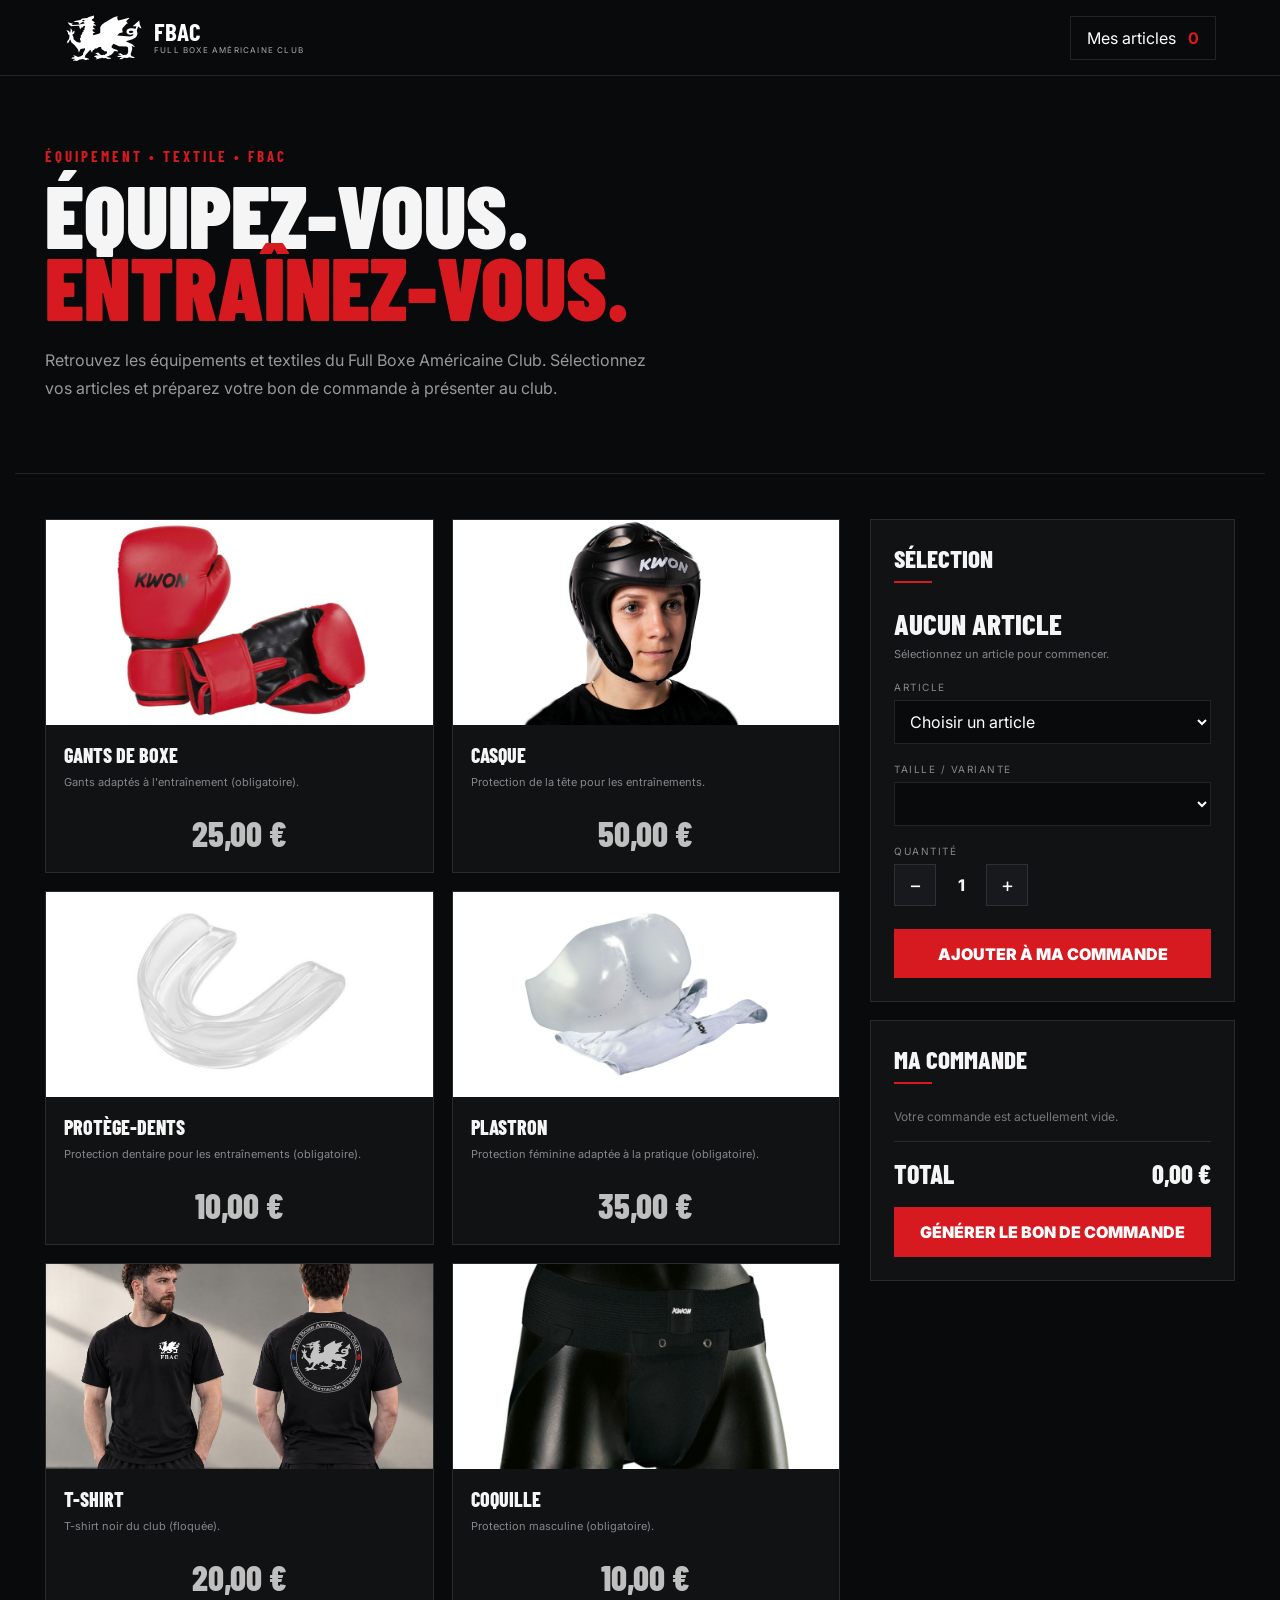
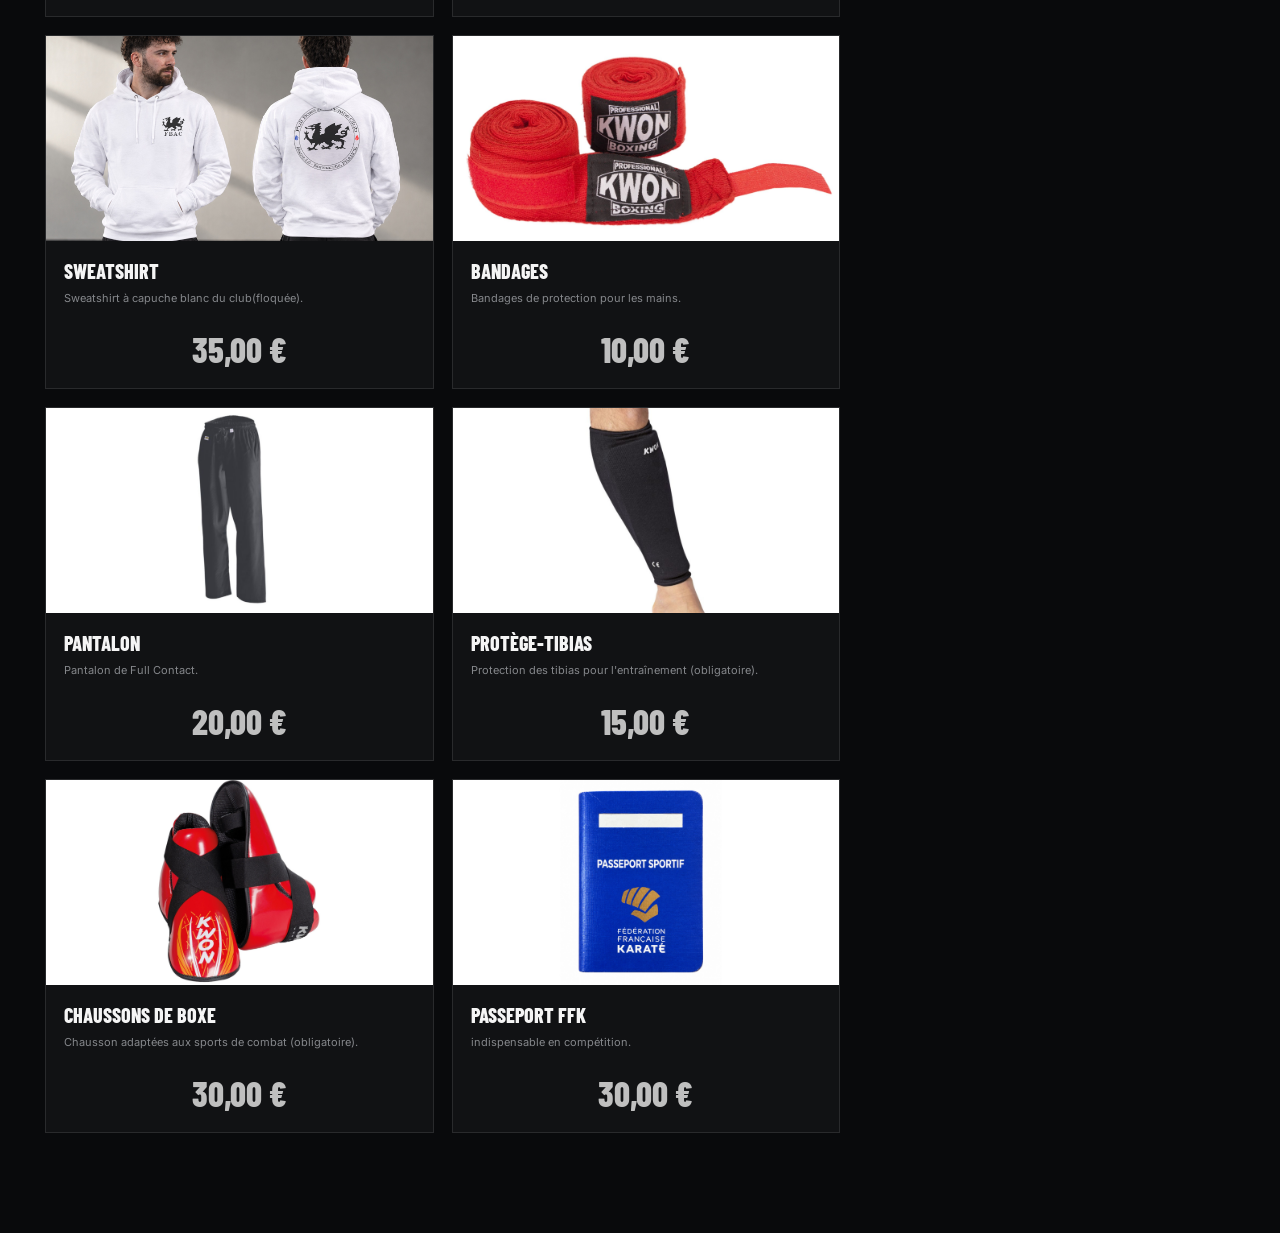
<file: boutique.html>
<!DOCTYPE html>
<html lang="fr">

<head>
  <meta charset="UTF-8">
  <meta name="viewport" content="width=device-width,initial-scale=1">
  <title>Boutique FBAC</title>
  <link rel="stylesheet" href="css/boutique.css">
</head>


<body>

  <header>
    <div class="container nav-wrap">
      <a class="brand" href="index.html" aria-label="FBAC Accueil">
        <span class="brand-mark"><img src="images/dragon-fbacico.svg" alt="Dragon du Full Boxe Américaine Club"></span>
        <span><strong>FBAC</strong><small>FULL BOXE AMÉRICAINE CLUB</small></span>
      </a>
    </div>
  
    <button class="cart-btn" onclick="goCart()">
      Mes articles
      <b id="cartCount">
        0
      </b>

    </button>

  </header>


  <section class="hero">

    <small>
      ÉQUIPEMENT • TEXTILE • FBAC
    </small>

    <h1>
      ÉQUIPEZ-VOUS.<br>
      <span>ENTRAÎNEZ-VOUS.</span>
    </h1>

    <p>
      Retrouvez les équipements et textiles du Full Boxe
      Américaine Club. Sélectionnez vos articles et préparez
      votre bon de commande à présenter au club.
    </p>

  </section>


  <main class="main">

    <section>

      <div class="products" id="products">
      </div>

    </section>


    <aside class="sidebar" id="cartSection">

      <div class="panel">

        <div class="panel-title">
          Sélection
        </div>


        <div class="selected-name" id="selectedName">

          Aucun article

        </div>


        <div class="selected-info" id="selectedInfo">

          Sélectionnez un article pour commencer.

        </div>


        <div class="field">

          <label>
            Article
          </label>

          <select id="articleSelect" onchange="selectArticle(this.value)">

            <option value="">
              Choisir un article
            </option>

          </select>

        </div>


        <div class="field">

          <label>
            Taille / variante
          </label>

          <select id="variantSelect">
          </select>

        </div>


        <div class="field">

          <label>
            Quantité
          </label>

          <div class="quantity">

            <button onclick="changeQuantity(-1)">

              −

            </button>


            <div class="quantity-value" id="quantity">

              1

            </div>


            <button onclick="changeQuantity(1)">

              +

            </button>

          </div>

        </div>


        <button class="add" onclick="addToCart()">

          Ajouter à ma commande

        </button>

      </div>


      <div class="panel">

        <div class="panel-title">
          Ma commande
        </div>


        <div id="cartItems">

          <div class="empty">
            Votre commande est actuellement vide.
          </div>

        </div>


        <div class="total">

          <span>
            Total
          </span>

          <span id="total">
            0,00 €
          </span>

        </div>


        <button class="order-btn" onclick="generateOrder()">

          Générer le bon de commande

        </button>

      </div>

    </aside>

  </main>


  <!-- ======================================================
BON DE COMMANDE
====================================================== -->

  <div class="order-modal" id="orderModal">


    <div class="modal-actions">

      <button onclick="closeOrder()">

        Fermer

      </button>


      <button class="print-btn" onclick="printOrder()">

        🖨 Imprimer / Enregistrer en PDF

      </button>

    </div>


    <div class="paper">

      <div class="order-header">

        <div>

          <div class="order-logo">

            FULL BOXE<br>

            <span>
              AMÉRICAINE CLUB
            </span>

          </div>


          <div class="order-subtitle">
            BOUTIQUE DU CLUB
          </div>

        </div>


        <div class="order-title">

          <h2>
            Bon de commande
          </h2>


          <div class="order-number" id="orderNumber">
          </div>


          <div class="order-number" id="orderDate">
          </div>

        </div>

      </div>


      <div class="customer">

        <strong>
          ADHÉRENT :
        </strong>


        <input id="customerName" type="text" placeholder="Nom et prénom">

      </div>


      <table class="order-table">

        <thead>

          <tr>

            <th>
              Article
            </th>

            <th>
              Taille / variante
            </th>

            <th>
              Qté
            </th>

            <th>
              Total
            </th>

          </tr>

        </thead>


        <tbody id="orderLines">
        </tbody>

      </table>


      <div class="order-total">

        <div class="order-total-inner">

          <span>
            TOTAL
          </span>


          <span id="orderTotal">
            0,00 €
          </span>

        </div>

      </div>


      <div class="note">

        <strong>
          IMPORTANT
        </strong>

        <br>

        Ce document constitue une demande de commande à
        présenter au Full Boxe Américaine Club.
        La commande devra être validée par le club avant
        toute remise du matériel.

      </div>


      <div class="signatures">

        <div class="signature">
          Signature de l'adhérent
        </div>


        <div class="signature">
          Validation du FBAC
        </div>

      </div>

    </div>

  </div>
  <script src="js/boutique.js"></script>
</body>

</html>
</file>
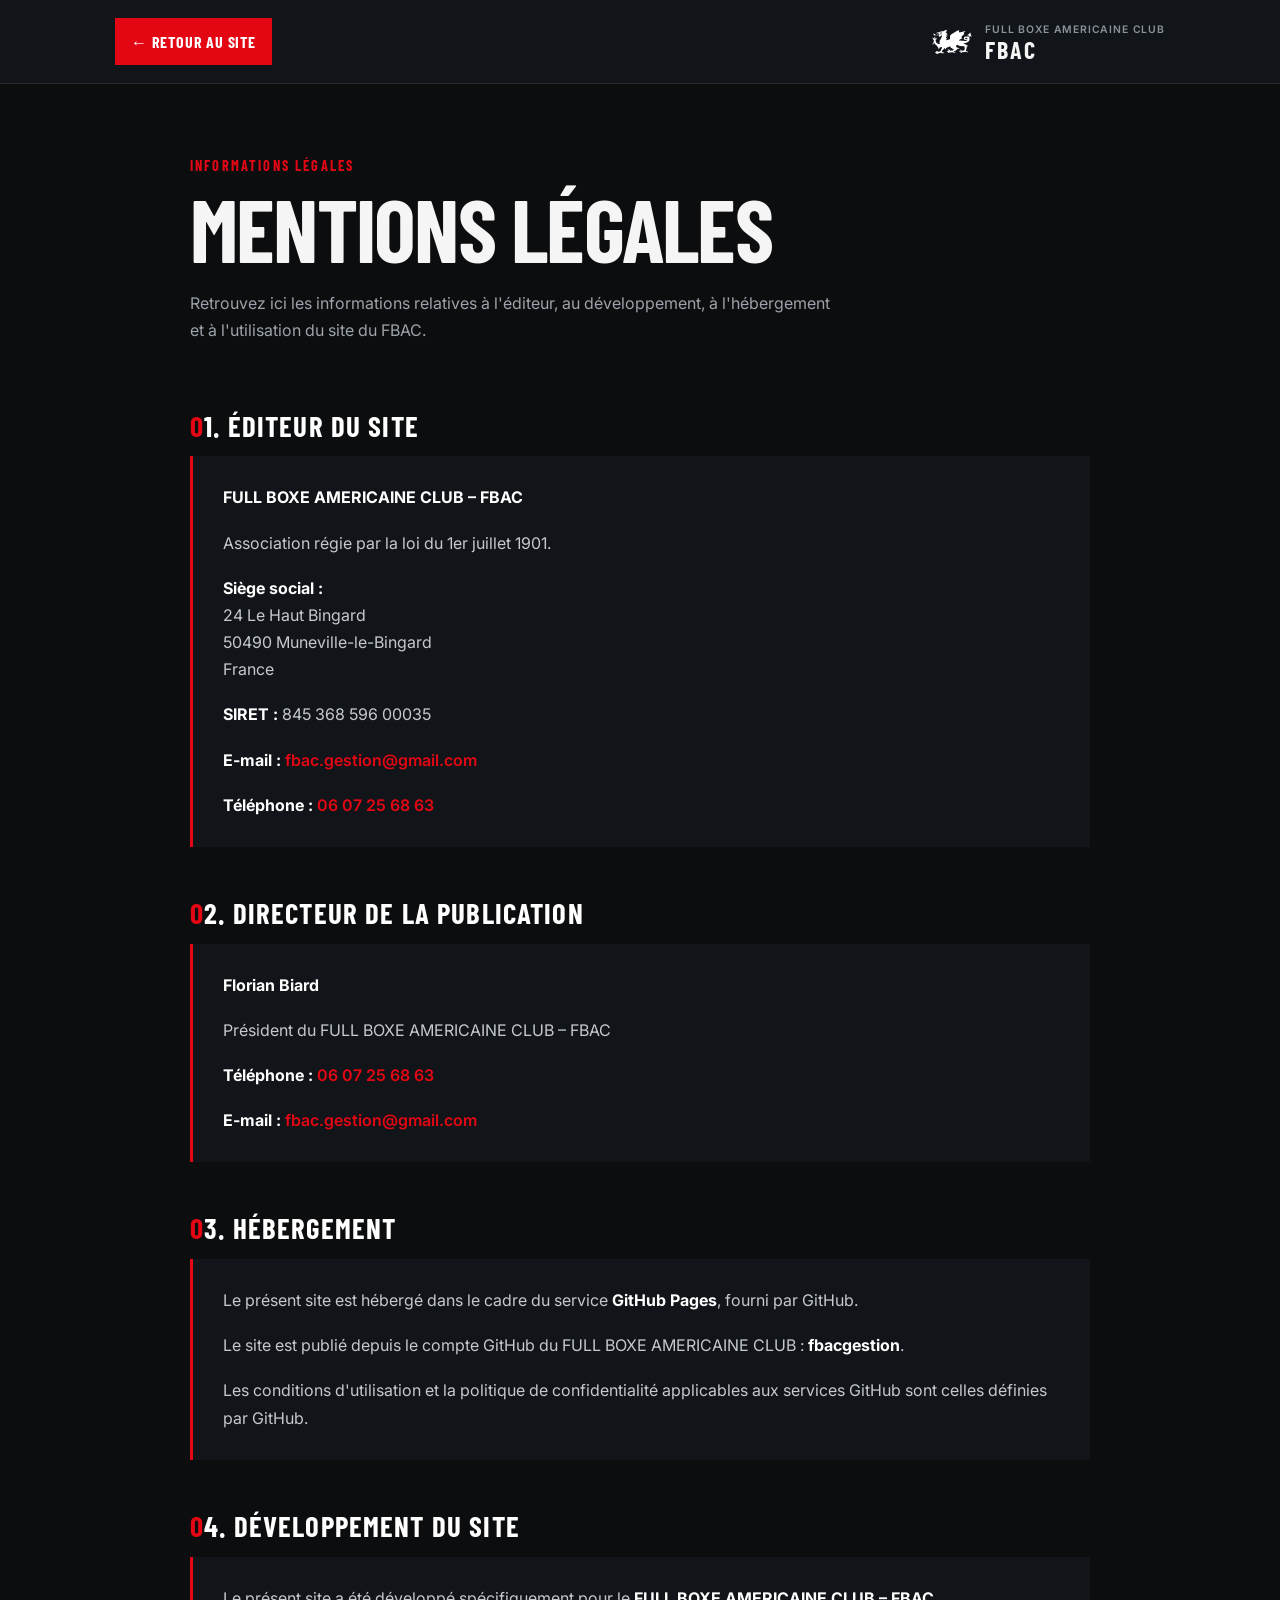
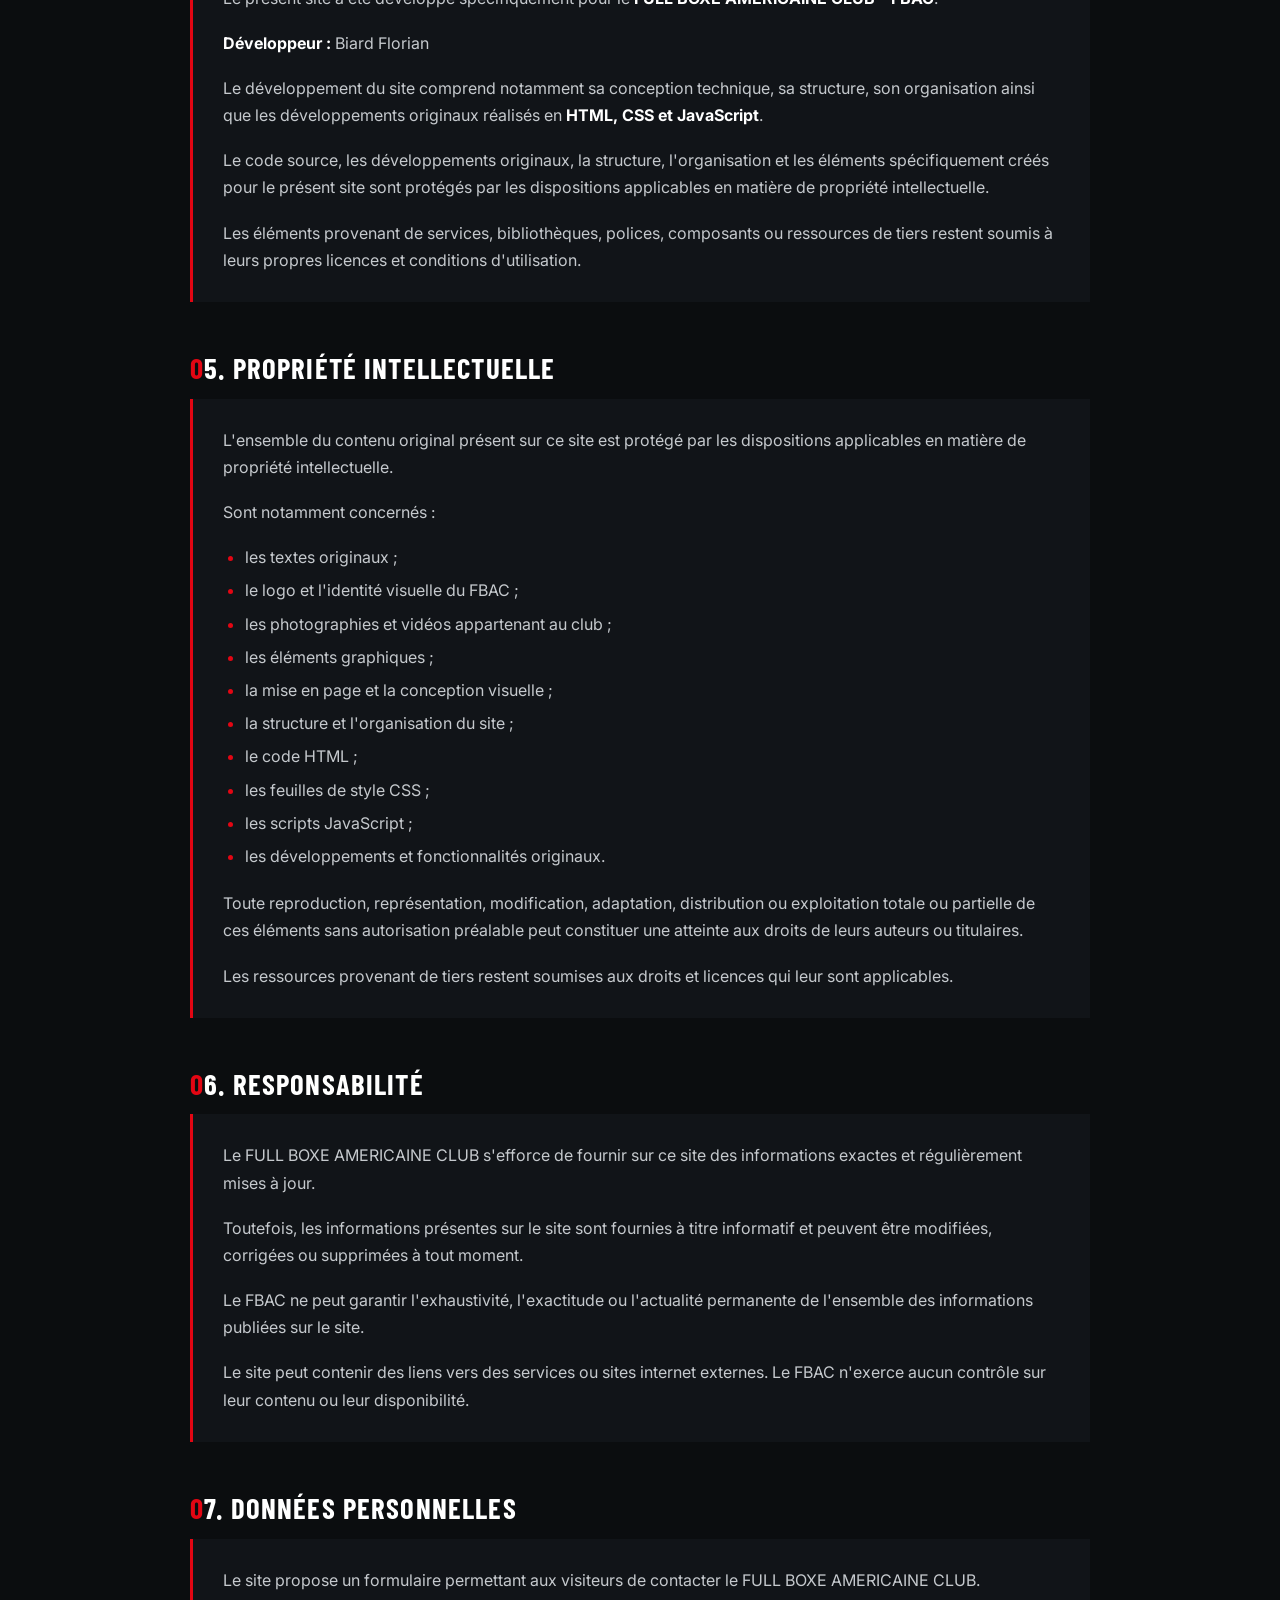
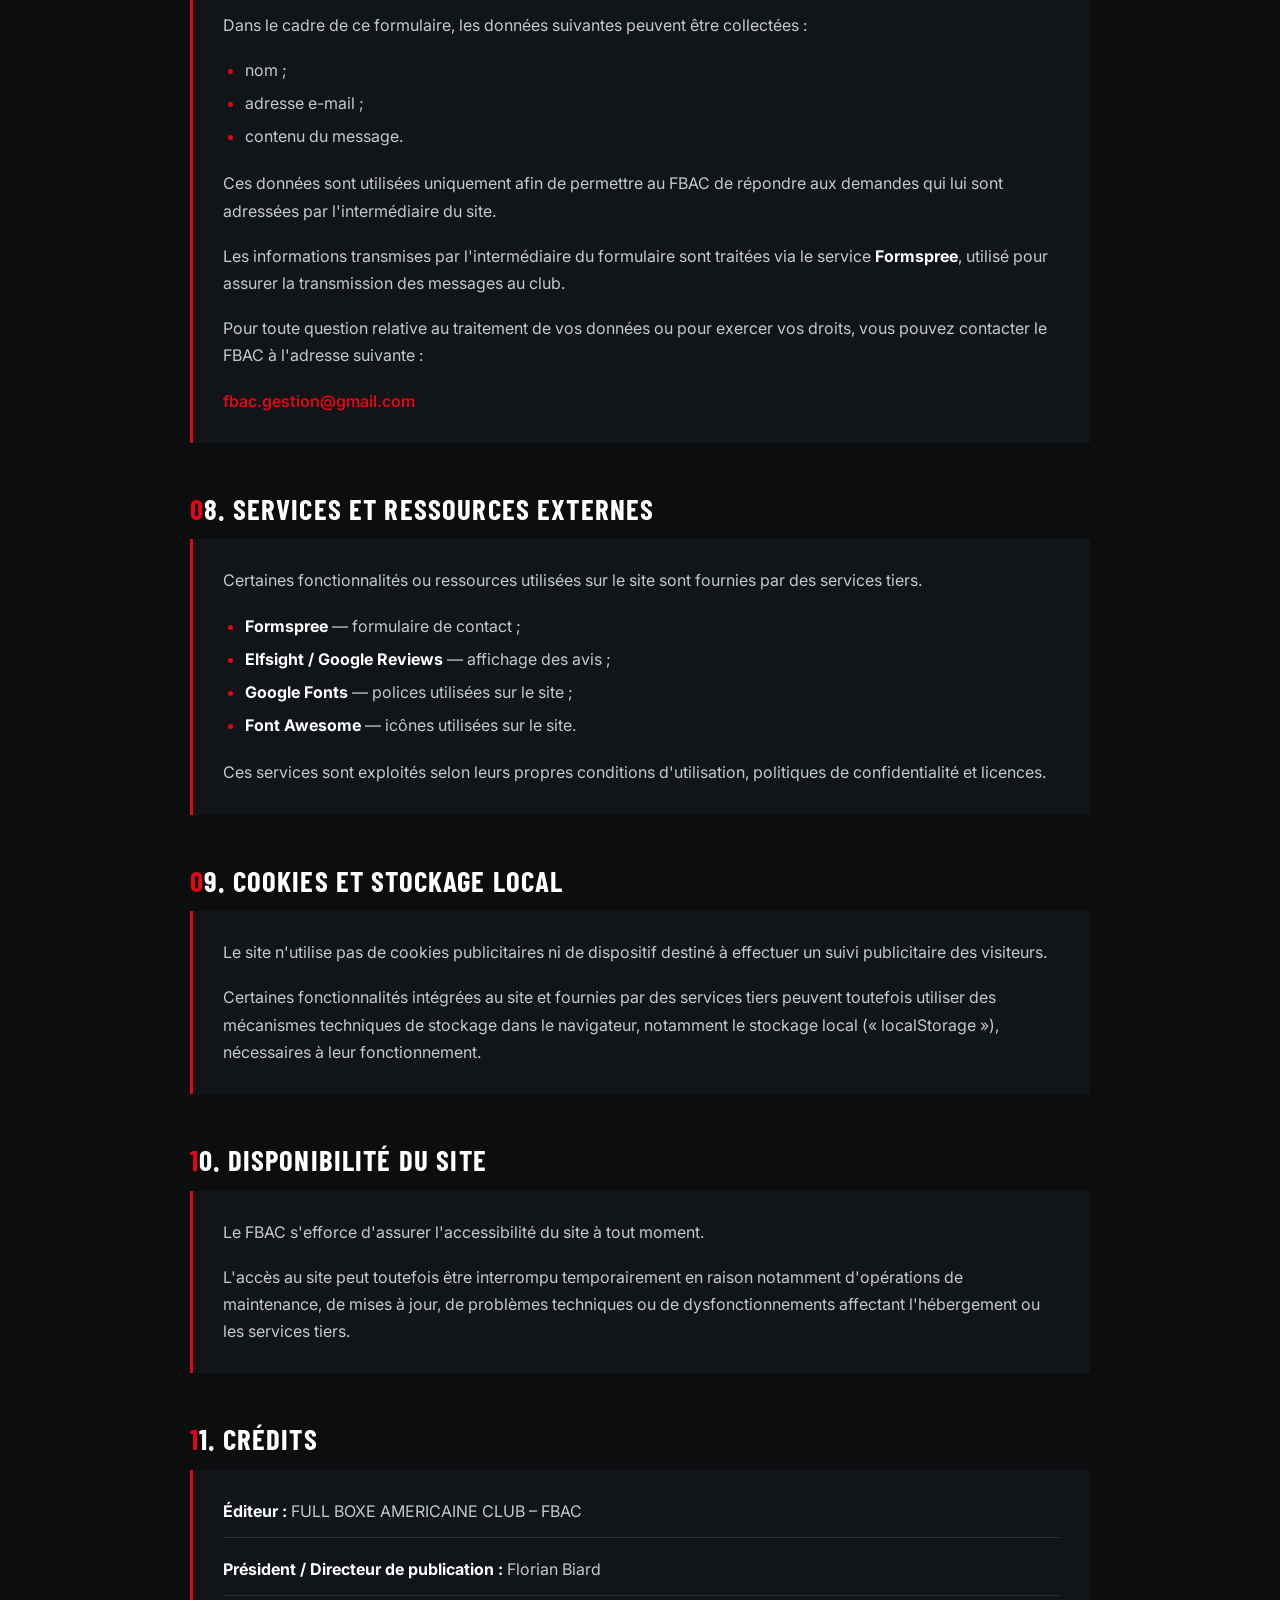
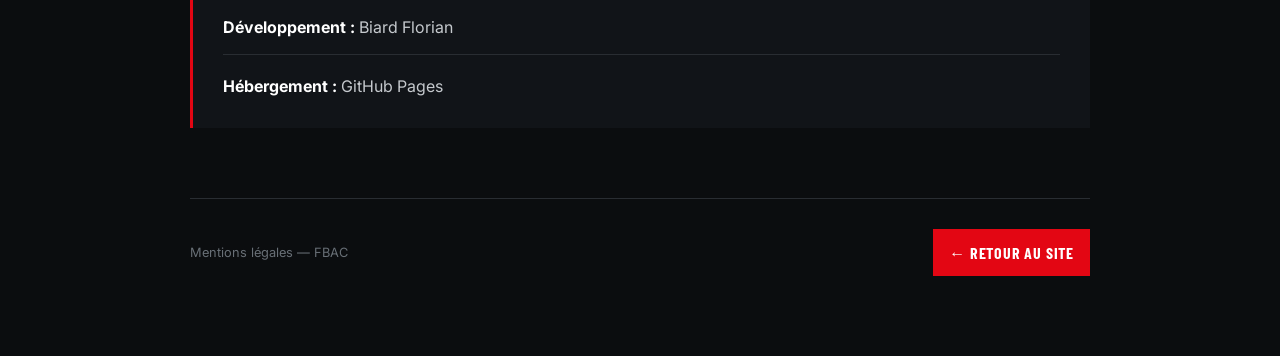
<file: mentions-legales.html>
<!DOCTYPE html>
<html lang="fr">

<head>
    <meta charset="UTF-8">
    <link href="https://fonts.googleapis.com/css2?family=Barlow+Condensed:wght@400;500;600;700&family=Inter:wght@400;500;600;700&display=swap" rel="stylesheet">
    <meta name="viewport" content="width=device-width, initial-scale=1.0">
    <title>Mentions légales | FBAC</title>
    <meta name="description" content="Mentions légales du Full Boxe Américaine Club - FBAC.">
    <link rel="icon" type="image/svg+xml" href="images/Logofavico.png">
    <link rel="stylesheet" href="css/mentions-legales.css">
</head>

<body>

    <header class="legal-header">

        <div class="legal-header-content">

            <a href="index.html" class="back-button">
                ← Retour au site
            </a>

            <div class="legal-brand">
                <img src="images/dragon-fbacico.svg" alt="Logo FBAC">
                <div>
                    <span>FULL BOXE AMERICAINE CLUB</span>
                    <strong>FBAC</strong>
                </div>
            </div>

        </div>

    </header>


    <main class="legal-page">

        <div class="legal-container">

            <header class="legal-title">
                <p class="eyebrow">INFORMATIONS LÉGALES</p>
                <h1>Mentions légales</h1>
                <p>
                    Retrouvez ici les informations relatives à l'éditeur,
                    au développement, à l'hébergement et à l'utilisation
                    du site du FBAC.
                </p>
            </header>


            <section class="legal-section">

                <h2>01. Éditeur du site</h2>

                <div class="legal-card">

                    <p><strong>FULL BOXE AMERICAINE CLUB – FBAC</strong></p>

                    <p>
                        Association régie par la loi du 1er juillet 1901.
                    </p>

                    <p>
                        <strong>Siège social :</strong><br>
                        24 Le Haut Bingard<br>
                        50490 Muneville-le-Bingard<br>
                        France
                    </p>

                    <p>
                        <strong>SIRET :</strong> 845 368 596 00035
                    </p>

                    <p>
                        <strong>E-mail :</strong>
                        <a href="mailto:fbac.gestion@gmail.com">
                            fbac.gestion@gmail.com
                        </a>
                    </p>

                    <p>
                        <strong>Téléphone :</strong>
                        <a href="tel:+33607256863">
                            06 07 25 68 63
                        </a>
                    </p>

                </div>

            </section>


            <section class="legal-section">

                <h2>02. Directeur de la publication</h2>

                <div class="legal-card">

                    <p>
                        <strong>Florian Biard</strong>
                    </p>

                    <p>
                        Président du FULL BOXE AMERICAINE CLUB – FBAC
                    </p>

                    <p>
                        <strong>Téléphone :</strong>
                        <a href="tel:+33607256863">
                            06 07 25 68 63
                        </a>
                    </p>

                    <p>
                        <strong>E-mail :</strong>
                        <a href="mailto:fbac.gestion@gmail.com">
                            fbac.gestion@gmail.com
                        </a>
                    </p>

                </div>

            </section>


            <section class="legal-section">

                <h2>03. Hébergement</h2>

                <div class="legal-card">

                    <p>
                        Le présent site est hébergé dans le cadre du service
                        <strong>GitHub Pages</strong>, fourni par GitHub.
                    </p>

                    <p>
                        Le site est publié depuis le compte GitHub du
                        FULL BOXE AMERICAINE CLUB : <strong>fbacgestion</strong>.
                    </p>

                    <p>
                        Les conditions d'utilisation et la politique de
                        confidentialité applicables aux services GitHub
                        sont celles définies par GitHub.
                    </p>

                </div>

            </section>


            <section class="legal-section">

                <h2>04. Développement du site</h2>

                <div class="legal-card">

                    <p>
                        Le présent site a été développé spécifiquement pour
                        le <strong>FULL BOXE AMERICAINE CLUB – FBAC</strong>.
                    </p>

                    <p>
                        <strong>Développeur :</strong> Biard Florian
                    </p>

                    <p>
                        Le développement du site comprend notamment sa
                        conception technique, sa structure, son organisation
                        ainsi que les développements originaux réalisés en
                        <strong>HTML, CSS et JavaScript</strong>.
                    </p>

                    <p>
                        Le code source, les développements originaux,
                        la structure, l'organisation et les éléments
                        spécifiquement créés pour le présent site sont
                        protégés par les dispositions applicables en matière
                        de propriété intellectuelle.
                    </p>

                    <p>
                        Les éléments provenant de services, bibliothèques,
                        polices, composants ou ressources de tiers restent
                        soumis à leurs propres licences et conditions
                        d'utilisation.
                    </p>

                </div>

            </section>


            <section class="legal-section">

                <h2>05. Propriété intellectuelle</h2>

                <div class="legal-card">

                    <p>
                        L'ensemble du contenu original présent sur ce site
                        est protégé par les dispositions applicables en
                        matière de propriété intellectuelle.
                    </p>

                    <p>Sont notamment concernés :</p>

                    <ul>
                        <li>les textes originaux ;</li>
                        <li>le logo et l'identité visuelle du FBAC ;</li>
                        <li>les photographies et vidéos appartenant au club ;</li>
                        <li>les éléments graphiques ;</li>
                        <li>la mise en page et la conception visuelle ;</li>
                        <li>la structure et l'organisation du site ;</li>
                        <li>le code HTML ;</li>
                        <li>les feuilles de style CSS ;</li>
                        <li>les scripts JavaScript ;</li>
                        <li>les développements et fonctionnalités originaux.</li>
                    </ul>

                    <p>
                        Toute reproduction, représentation, modification,
                        adaptation, distribution ou exploitation totale ou
                        partielle de ces éléments sans autorisation préalable
                        peut constituer une atteinte aux droits de leurs
                        auteurs ou titulaires.
                    </p>

                    <p>
                        Les ressources provenant de tiers restent soumises
                        aux droits et licences qui leur sont applicables.
                    </p>

                </div>

            </section>


            <section class="legal-section">

                <h2>06. Responsabilité</h2>

                <div class="legal-card">

                    <p>
                        Le FULL BOXE AMERICAINE CLUB s'efforce de fournir
                        sur ce site des informations exactes et régulièrement
                        mises à jour.
                    </p>

                    <p>
                        Toutefois, les informations présentes sur le site
                        sont fournies à titre informatif et peuvent être
                        modifiées, corrigées ou supprimées à tout moment.
                    </p>

                    <p>
                        Le FBAC ne peut garantir l'exhaustivité, l'exactitude
                        ou l'actualité permanente de l'ensemble des informations
                        publiées sur le site.
                    </p>

                    <p>
                        Le site peut contenir des liens vers des services ou
                        sites internet externes. Le FBAC n'exerce aucun contrôle
                        sur leur contenu ou leur disponibilité.
                    </p>

                </div>

            </section>


            <section class="legal-section">

                <h2>07. Données personnelles</h2>

                <div class="legal-card">

                    <p>
                        Le site propose un formulaire permettant aux visiteurs
                        de contacter le FULL BOXE AMERICAINE CLUB.
                    </p>

                    <p>
                        Dans le cadre de ce formulaire, les données suivantes
                        peuvent être collectées :
                    </p>

                    <ul>
                        <li>nom ;</li>
                        <li>adresse e-mail ;</li>
                        <li>contenu du message.</li>
                    </ul>

                    <p>
                        Ces données sont utilisées uniquement afin de permettre
                        au FBAC de répondre aux demandes qui lui sont adressées
                        par l'intermédiaire du site.
                    </p>

                    <p>
                        Les informations transmises par l'intermédiaire du
                        formulaire sont traitées via le service
                        <strong>Formspree</strong>, utilisé pour assurer
                        la transmission des messages au club.
                    </p>

                    <p>
                        Pour toute question relative au traitement de vos
                        données ou pour exercer vos droits, vous pouvez
                        contacter le FBAC à l'adresse suivante :
                    </p>

                    <p>
                        <a href="mailto:fbac.gestion@gmail.com">
                            fbac.gestion@gmail.com
                        </a>
                    </p>

                </div>

            </section>


            <section class="legal-section">

                <h2>08. Services et ressources externes</h2>

                <div class="legal-card">

                    <p>
                        Certaines fonctionnalités ou ressources utilisées
                        sur le site sont fournies par des services tiers.
                    </p>

                    <ul>
                        <li><strong>Formspree</strong> — formulaire de contact ;</li>
                        <li><strong>Elfsight / Google Reviews</strong> — affichage des avis ;</li>
                        <li><strong>Google Fonts</strong> — polices utilisées sur le site ;</li>
                        <li><strong>Font Awesome</strong> — icônes utilisées sur le site.</li>
                    </ul>

                    <p>
                        Ces services sont exploités selon leurs propres
                        conditions d'utilisation, politiques de confidentialité
                        et licences.
                    </p>

                </div>

            </section>


            <section class="legal-section">

                <h2>09. Cookies et stockage local</h2>

                <div class="legal-card">

                    <p>
                        Le site n'utilise pas de cookies publicitaires ni de
                        dispositif destiné à effectuer un suivi publicitaire
                        des visiteurs.
                    </p>

                    <p>
                        Certaines fonctionnalités intégrées au site et fournies
                        par des services tiers peuvent toutefois utiliser des
                        mécanismes techniques de stockage dans le navigateur,
                        notamment le stockage local (« localStorage »),
                        nécessaires à leur fonctionnement.
                    </p>

                </div>

            </section>


            <section class="legal-section">

                <h2>10. Disponibilité du site</h2>

                <div class="legal-card">

                    <p>
                        Le FBAC s'efforce d'assurer l'accessibilité du site
                        à tout moment.
                    </p>

                    <p>
                        L'accès au site peut toutefois être interrompu
                        temporairement en raison notamment d'opérations de
                        maintenance, de mises à jour, de problèmes techniques
                        ou de dysfonctionnements affectant l'hébergement
                        ou les services tiers.
                    </p>

                </div>

            </section>


            <section class="legal-section">

                <h2>11. Crédits</h2>

                <div class="legal-card credits">

                    <p>
                        <strong>Éditeur :</strong>
                        FULL BOXE AMERICAINE CLUB – FBAC
                    </p>

                    <p>
                        <strong>Président / Directeur de publication :</strong>
                        Florian Biard
                    </p>

                    <p>
                        <strong>Développement :</strong>
                        Biard Florian
                    </p>

                    <p>
                        <strong>Hébergement :</strong>
                        GitHub Pages
                    </p>

                </div>

            </section>


            <footer class="legal-footer">

                <p>
                    Mentions légales — FBAC
                </p>

                <a href="index.html" class="back-button">
                    ← Retour au site
                </a>

            </footer>

        </div>

    </main>

</body>

</html>
</file>
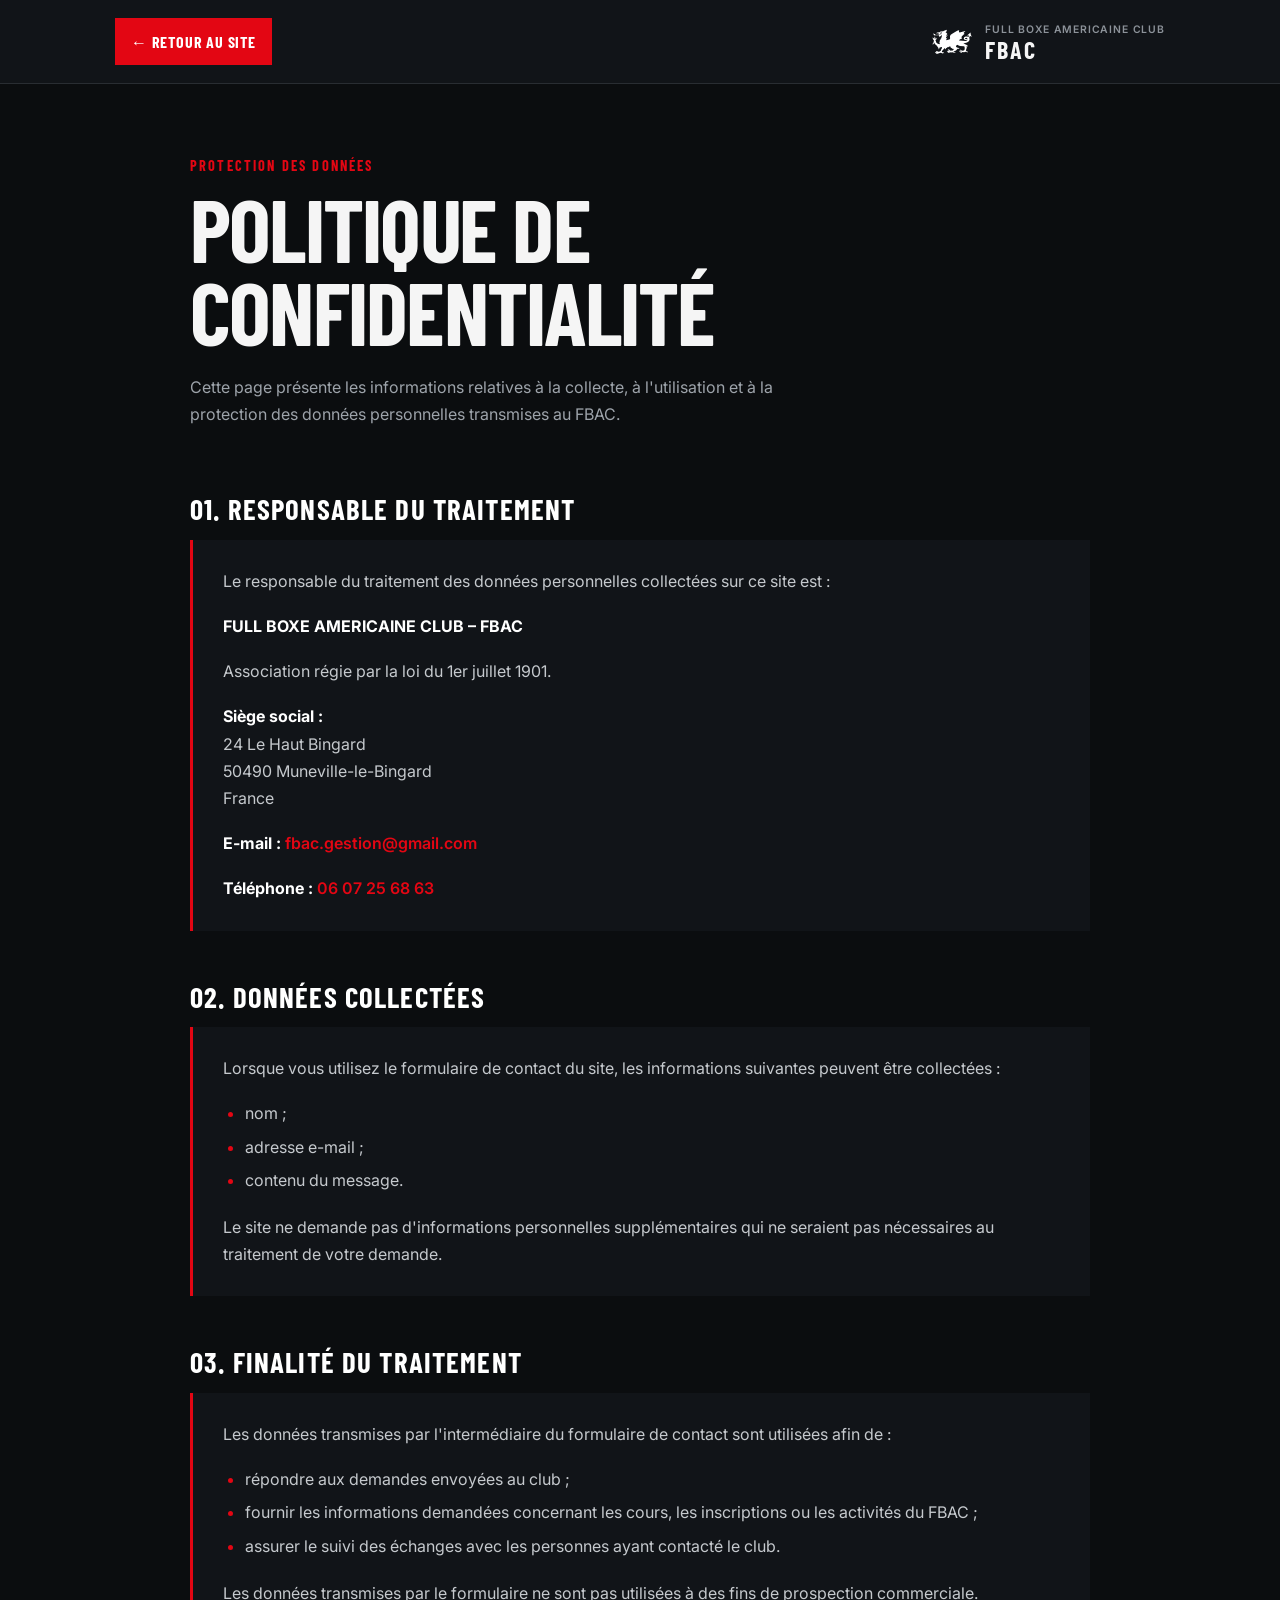
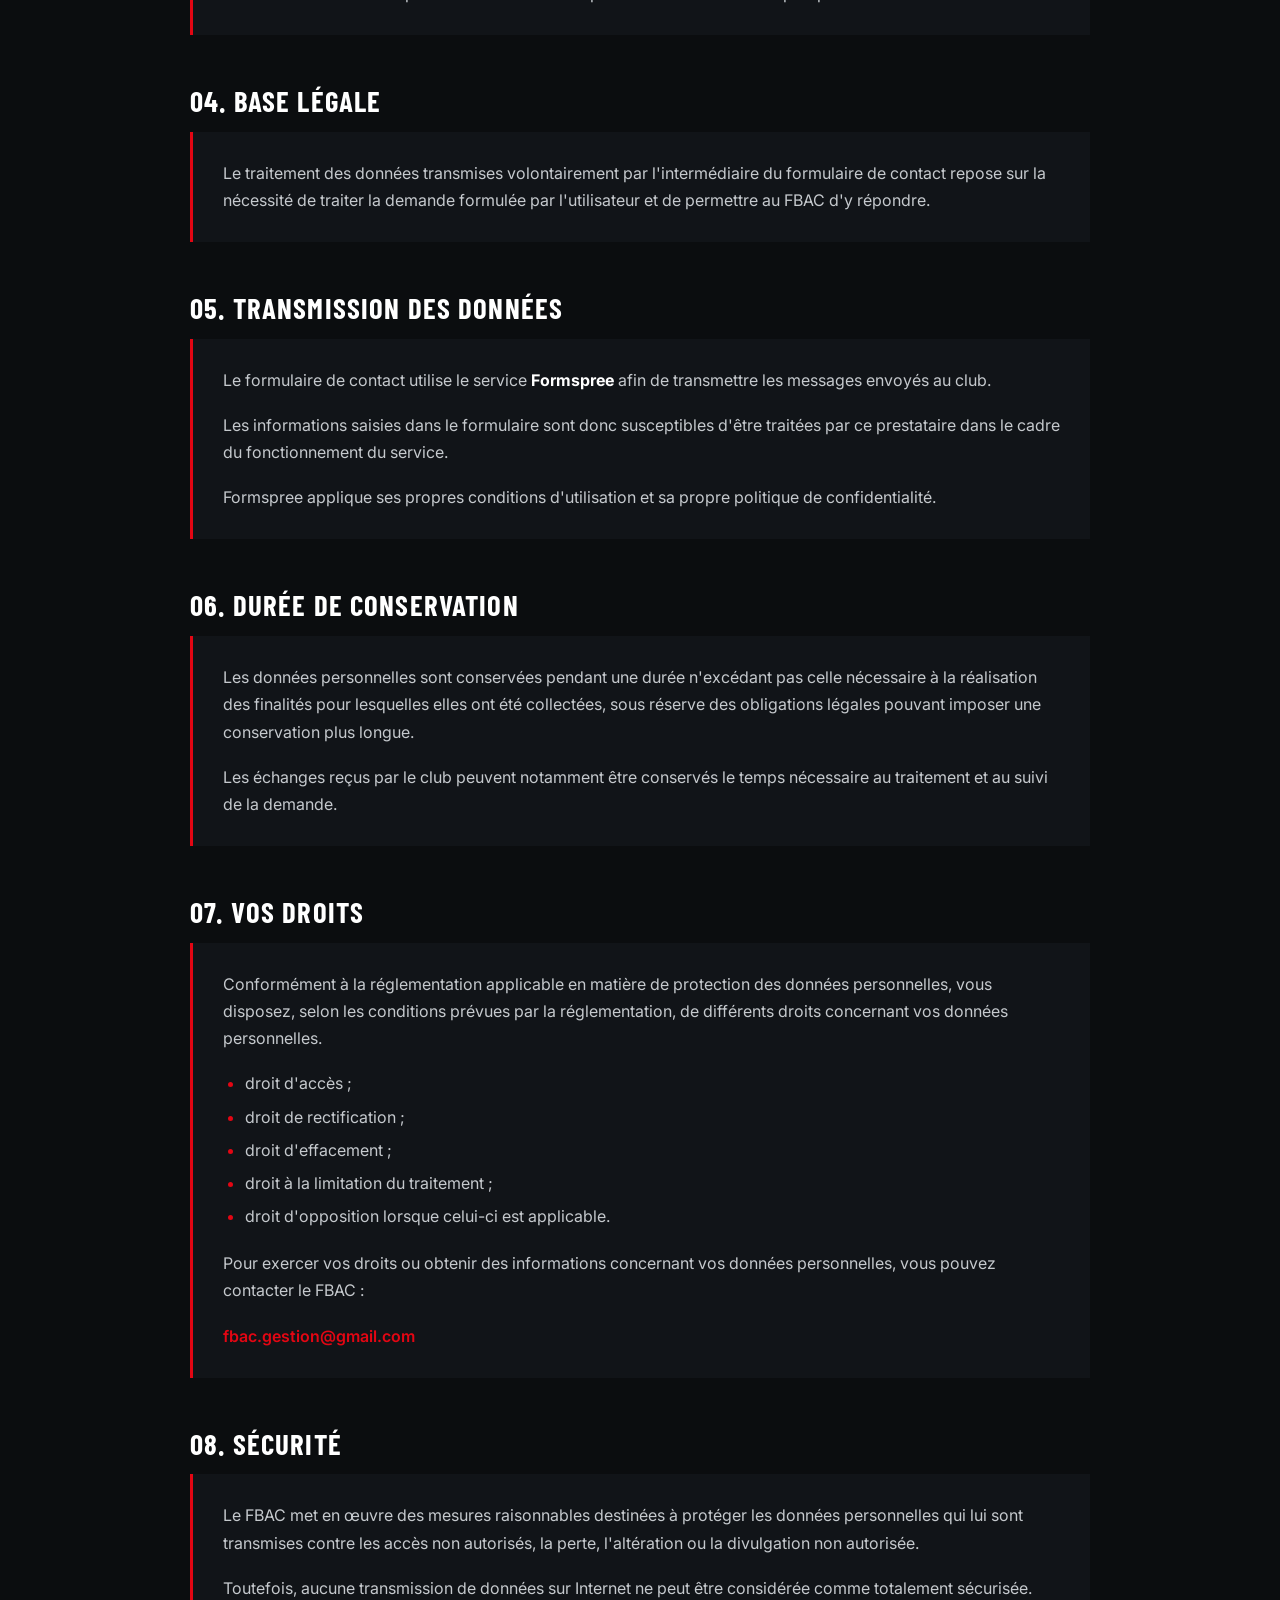
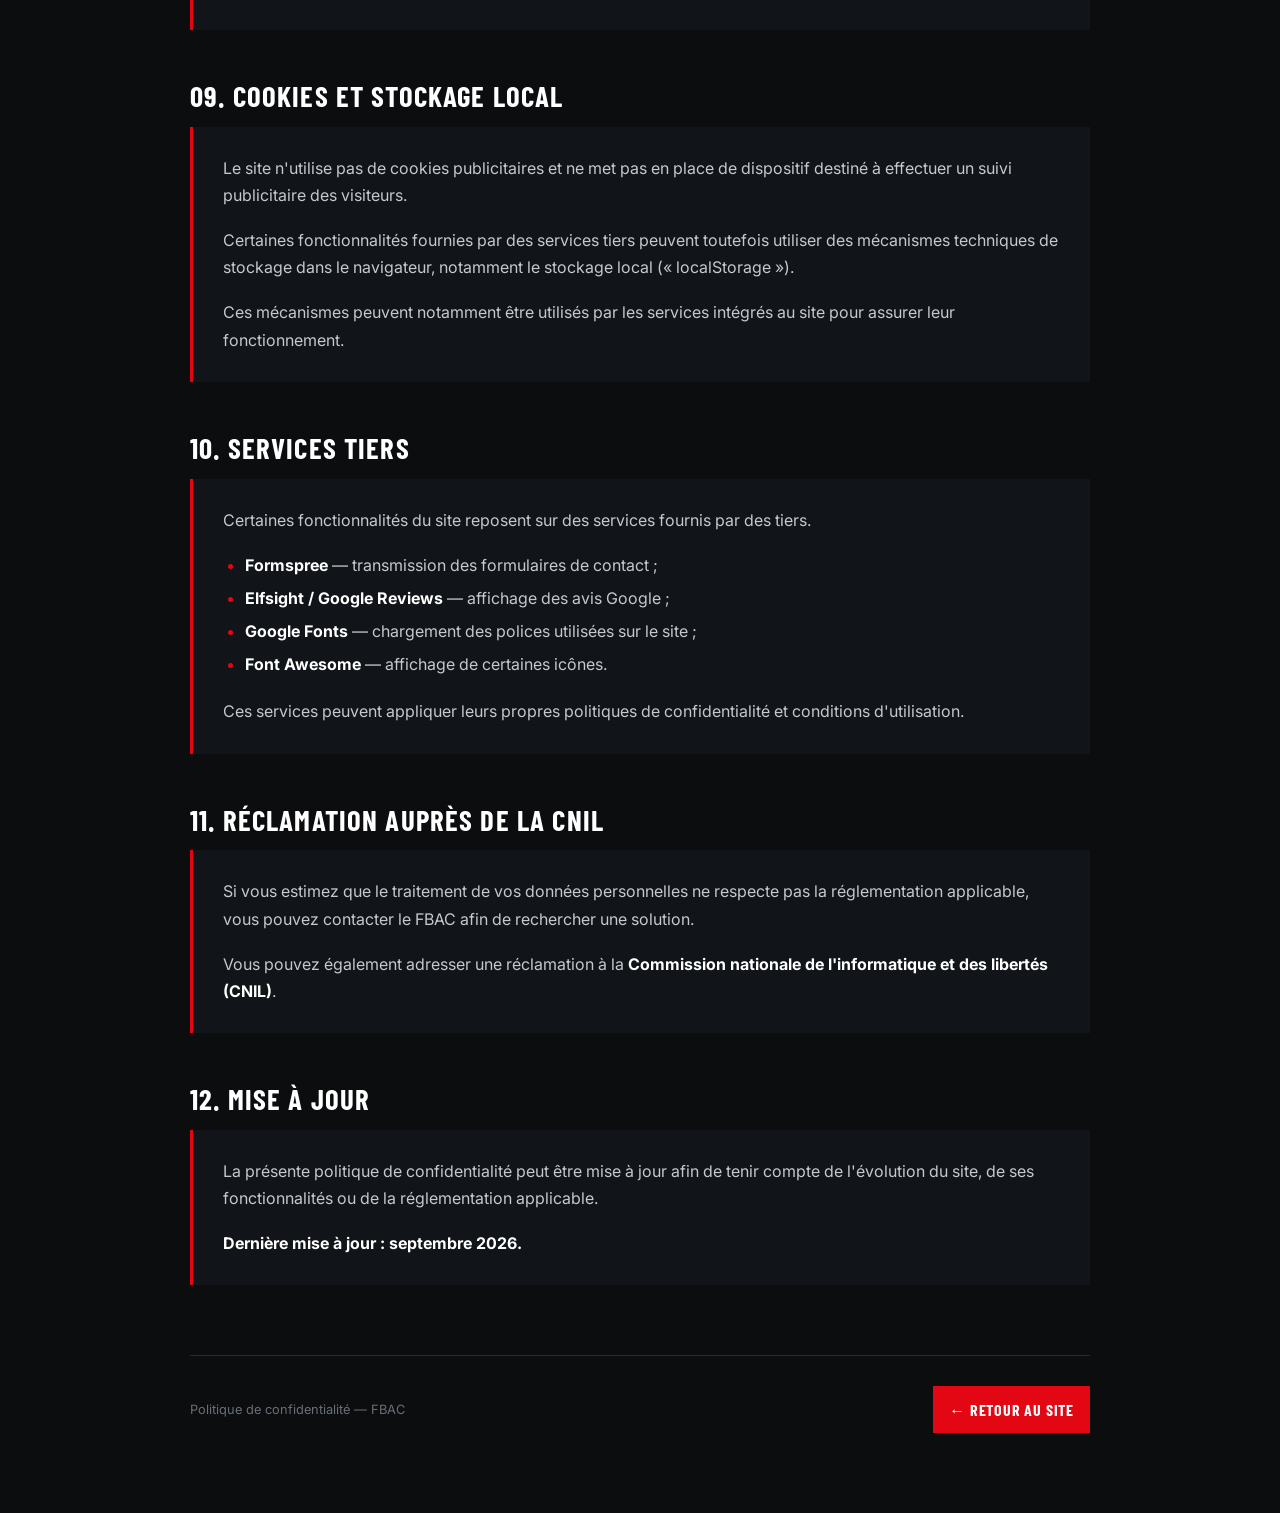
<file: politique-confidentialite.html>
<!DOCTYPE html>
<html lang="fr">

<head>
    <meta charset="UTF-8">
    <meta name="viewport" content="width=device-width, initial-scale=1.0">
    <title>Politique de confidentialité | FBAC</title>
    <meta name="description" content="Politique de confidentialité du Full Boxe Américaine Club - FBAC.">
    <link rel="icon" type="image/svg+xml" href="images/Logofavico.png">
    <link href="https://fonts.googleapis.com/css2?family=Barlow+Condensed:wght@400;500;600;700&family=Inter:wght@400;500;600;700&display=swap" rel="stylesheet">
    <link rel="stylesheet" href="css/politique-confidentialite.css">
</head>

<body>

    <header class="privacy-header">

        <div class="privacy-header-content">

            <a href="index.html" class="back-button">
                ← Retour au site
            </a>

            <div class="privacy-brand">

                <img src="images/dragon-fbacico.svg" alt="Logo FBAC">

                <div>
                    <span>FULL BOXE AMERICAINE CLUB</span>
                    <strong>FBAC</strong>
                </div>

            </div>

        </div>

    </header>


    <main class="privacy-page">

        <div class="privacy-container">

            <header class="privacy-title">

                <p class="eyebrow">PROTECTION DES DONNÉES</p>

                <h1>Politique de confidentialité</h1>

                <p>
                    Cette page présente les informations relatives à la
                    collecte, à l'utilisation et à la protection des données
                    personnelles transmises au FBAC.
                </p>

            </header>


            <section class="privacy-section">

                <h2>01. Responsable du traitement</h2>

                <div class="privacy-card">

                    <p>
                        Le responsable du traitement des données personnelles
                        collectées sur ce site est :
                    </p>

                    <p>
                        <strong>
                            FULL BOXE AMERICAINE CLUB – FBAC
                        </strong>
                    </p>

                    <p>
                        Association régie par la loi du 1er juillet 1901.
                    </p>

                    <p>
                        <strong>Siège social :</strong><br>
                        24 Le Haut Bingard<br>
                        50490 Muneville-le-Bingard<br>
                        France
                    </p>

                    <p>
                        <strong>E-mail :</strong>
                        <a href="mailto:fbac.gestion@gmail.com">
                            fbac.gestion@gmail.com
                        </a>
                    </p>

                    <p>
                        <strong>Téléphone :</strong>
                        <a href="tel:+33607256863">
                            06 07 25 68 63
                        </a>
                    </p>

                </div>

            </section>


            <section class="privacy-section">

                <h2>02. Données collectées</h2>

                <div class="privacy-card">

                    <p>
                        Lorsque vous utilisez le formulaire de contact du
                        site, les informations suivantes peuvent être
                        collectées :
                    </p>

                    <ul>
                        <li>nom ;</li>
                        <li>adresse e-mail ;</li>
                        <li>contenu du message.</li>
                    </ul>

                    <p>
                        Le site ne demande pas d'informations personnelles
                        supplémentaires qui ne seraient pas nécessaires
                        au traitement de votre demande.
                    </p>

                </div>

            </section>


            <section class="privacy-section">

                <h2>03. Finalité du traitement</h2>

                <div class="privacy-card">

                    <p>
                        Les données transmises par l'intermédiaire du
                        formulaire de contact sont utilisées afin de :
                    </p>

                    <ul>
                        <li>
                            répondre aux demandes envoyées au club ;
                        </li>

                        <li>
                            fournir les informations demandées concernant
                            les cours, les inscriptions ou les activités
                            du FBAC ;
                        </li>

                        <li>
                            assurer le suivi des échanges avec les personnes
                            ayant contacté le club.
                        </li>
                    </ul>

                    <p>
                        Les données transmises par le formulaire ne sont pas
                        utilisées à des fins de prospection commerciale.
                    </p>

                </div>

            </section>


            <section class="privacy-section">

                <h2>04. Base légale</h2>

                <div class="privacy-card">

                    <p>
                        Le traitement des données transmises volontairement
                        par l'intermédiaire du formulaire de contact repose
                        sur la nécessité de traiter la demande formulée
                        par l'utilisateur et de permettre au FBAC d'y
                        répondre.
                    </p>

                </div>

            </section>


            <section class="privacy-section">

                <h2>05. Transmission des données</h2>

                <div class="privacy-card">

                    <p>
                        Le formulaire de contact utilise le service
                        <strong>Formspree</strong> afin de transmettre les
                        messages envoyés au club.
                    </p>

                    <p>
                        Les informations saisies dans le formulaire sont
                        donc susceptibles d'être traitées par ce prestataire
                        dans le cadre du fonctionnement du service.
                    </p>

                    <p>
                        Formspree applique ses propres conditions d'utilisation
                        et sa propre politique de confidentialité.
                    </p>

                </div>

            </section>


            <section class="privacy-section">

                <h2>06. Durée de conservation</h2>

                <div class="privacy-card">

                    <p>
                        Les données personnelles sont conservées pendant
                        une durée n'excédant pas celle nécessaire à la
                        réalisation des finalités pour lesquelles elles
                        ont été collectées, sous réserve des obligations
                        légales pouvant imposer une conservation plus longue.
                    </p>

                    <p>
                        Les échanges reçus par le club peuvent notamment
                        être conservés le temps nécessaire au traitement
                        et au suivi de la demande.
                    </p>

                </div>

            </section>


            <section class="privacy-section">

                <h2>07. Vos droits</h2>

                <div class="privacy-card">

                    <p>
                        Conformément à la réglementation applicable en
                        matière de protection des données personnelles,
                        vous disposez, selon les conditions prévues par
                        la réglementation, de différents droits concernant
                        vos données personnelles.
                    </p>

                    <ul>
                        <li>droit d'accès ;</li>
                        <li>droit de rectification ;</li>
                        <li>droit d'effacement ;</li>
                        <li>droit à la limitation du traitement ;</li>
                        <li>droit d'opposition lorsque celui-ci est applicable.</li>
                    </ul>

                    <p>
                        Pour exercer vos droits ou obtenir des informations
                        concernant vos données personnelles, vous pouvez
                        contacter le FBAC :
                    </p>

                    <p>
                        <a href="mailto:fbac.gestion@gmail.com">
                            fbac.gestion@gmail.com
                        </a>
                    </p>

                </div>

            </section>


            <section class="privacy-section">

                <h2>08. Sécurité</h2>

                <div class="privacy-card">

                    <p>
                        Le FBAC met en œuvre des mesures raisonnables destinées
                        à protéger les données personnelles qui lui sont
                        transmises contre les accès non autorisés, la perte,
                        l'altération ou la divulgation non autorisée.
                    </p>

                    <p>
                        Toutefois, aucune transmission de données sur Internet
                        ne peut être considérée comme totalement sécurisée.
                    </p>

                </div>

            </section>


            <section class="privacy-section">

                <h2>09. Cookies et stockage local</h2>

                <div class="privacy-card">

                    <p>
                        Le site n'utilise pas de cookies publicitaires et
                        ne met pas en place de dispositif destiné à effectuer
                        un suivi publicitaire des visiteurs.
                    </p>

                    <p>
                        Certaines fonctionnalités fournies par des services
                        tiers peuvent toutefois utiliser des mécanismes
                        techniques de stockage dans le navigateur, notamment
                        le stockage local (« localStorage »).
                    </p>

                    <p>
                        Ces mécanismes peuvent notamment être utilisés par
                        les services intégrés au site pour assurer leur
                        fonctionnement.
                    </p>

                </div>

            </section>


            <section class="privacy-section">

                <h2>10. Services tiers</h2>

                <div class="privacy-card">

                    <p>
                        Certaines fonctionnalités du site reposent sur
                        des services fournis par des tiers.
                    </p>

                    <ul>
                        <li>
                            <strong>Formspree</strong> — transmission des
                            formulaires de contact ;
                        </li>

                        <li>
                            <strong>Elfsight / Google Reviews</strong> —
                            affichage des avis Google ;
                        </li>

                        <li>
                            <strong>Google Fonts</strong> — chargement des
                            polices utilisées sur le site ;
                        </li>

                        <li>
                            <strong>Font Awesome</strong> — affichage de
                            certaines icônes.
                        </li>
                    </ul>

                    <p>
                        Ces services peuvent appliquer leurs propres
                        politiques de confidentialité et conditions
                        d'utilisation.
                    </p>

                </div>

            </section>


            <section class="privacy-section">

                <h2>11. Réclamation auprès de la CNIL</h2>

                <div class="privacy-card">

                    <p>
                        Si vous estimez que le traitement de vos données
                        personnelles ne respecte pas la réglementation
                        applicable, vous pouvez contacter le FBAC afin
                        de rechercher une solution.
                    </p>

                    <p>
                        Vous pouvez également adresser une réclamation
                        à la <strong>Commission nationale de l'informatique
                            et des libertés (CNIL)</strong>.
                    </p>

                </div>

            </section>


            <section class="privacy-section">

                <h2>12. Mise à jour</h2>

                <div class="privacy-card">

                    <p>
                        La présente politique de confidentialité peut être
                        mise à jour afin de tenir compte de l'évolution du
                        site, de ses fonctionnalités ou de la réglementation
                        applicable.
                    </p>

                    <p>
                        <strong>
                            Dernière mise à jour : septembre 2026.
                        </strong>
                    </p>

                </div>

            </section>


            <footer class="privacy-footer">

                <p>
                    Politique de confidentialité — FBAC
                </p>

                <a href="index.html" class="back-button">
                    ← Retour au site
                </a>

            </footer>

        </div>

    </main>

</body>

</html>
</file>
<file: css/boutique.css>
@import url('https://fonts.googleapis.com/css2?family=Barlow+Condensed:wght@400;500;600;700;800;900&family=Inter:wght@400;500;600;700;800&display=swap');

* {
    box-sizing: border-box;
}

:root {

    --black: #090a0c;
    --black2: #111214;
    --black3: #18191c;
    --red: #d71920;
    --red2: #ef1d25;
    --white: #f5f5f5;
    --grey: #8f9297;
    --line: rgba(255, 255, 255, .10);
}

html {
    scroll-behavior: smooth;
}

body {
    margin: 0;
    background: var(--black);
    color: var(--white);
    font-family: Inter, Arial, sans-serif;
}

button,
select,
input {
    font: inherit;
}

button {
    cursor: pointer;
}

/* =========================================================
HEADER
========================================================= */
a{
    text-decoration: none;
}
.nav-wrap {
    min-height: 76px;
    display: flex;
    align-items: center;
    justify-content: space-between;
    gap: 25px
}
.brand {
    display: flex;
    align-items: center;
    gap: 10px
}

.brand-mark {
    width: 80px;
    height: 50px;
    display: grid;
    place-items: center;
    border-radius: 10px;
}

.brand strong {
    display: block;
    font-family: 'Barlow Condensed';
    font-size: 25px;
    line-height: .9;
    color: white;
}

.brand small {
    display: block;
    font-size: 8px;
    letter-spacing: 1.2px;
    color: #aaa;
    margin-top: 3px
}

header {
    height: 76px;
    padding: 0 5%;
    display: flex;
    align-items: center;
    justify-content: space-between;
    border-bottom: 1px solid var(--line);
    background: var(--black);
}

.logo {
    display: flex;
    align-items: center;
    gap: 12px;
}

.logo-mark {
    width: 55px;
    height: 42px;
    border: 1px solid var(--red);
    display: flex;
    align-items: center;
    justify-content: center;
    font-family: "Barlow Condensed", sans-serif;
    font-size: 35px;
    font-weight: 900;
}

.logo-text strong {
    display: block;
    font-family: "Barlow Condensed", sans-serif;
    font-size: 21px;
    line-height: .9;
    font-weight: 800;
}

.logo-text span {
    display: block;
    margin-top: 5px;
    font-family: "Barlow Condensed", sans-serif;
    font-size: 11px;
    letter-spacing: 2px;
    color: #aaa;
}

.cart-btn {
    background: transparent;
    color: white;
    border: 1px solid var(--line);
    padding: 11px 16px;
}

.cart-btn:hover {
    border-color: var(--red);
}

.cart-btn b {
    color: var(--red);
    margin-left: 8px;
}

/* =========================================================
HERO
========================================================= */

.hero {
    max-width: 1250px;
    margin: auto;
    padding: 70px 30px 55px;
    border-bottom: 1px solid var(--line);
}

.hero small {
    color: var(--red);
    font-family: "Barlow Condensed", sans-serif;
    font-weight: 700;
    letter-spacing: 3px;
    font-size: 15px;
}

.hero h1 {
    margin: 12px 0 0;
    font-family: "Barlow Condensed", sans-serif;
    font-size: clamp(55px, 7vw, 88px);
    line-height: .82;
    text-transform: uppercase;
    font-weight: 900;
}

.hero h1 span {
    color: var(--red);
}

.hero p {
    max-width: 620px;
    margin-top: 25px;
    color: #999;
    line-height: 1.7;
}

/* =========================================================
LAYOUT
========================================================= */

.main {
    max-width: 1250px;
    margin: auto;
    padding: 45px 30px 100px;
    display: grid;
    grid-template-columns: minmax(0, 1fr) 365px;
    gap: 30px;
}

.products {
    display: grid;
    grid-template-columns: repeat(2, 1fr);
    gap: 18px;
}

/* =========================================================
PRODUCTS
========================================================= */

.product {
    background: var(--black2);
    border: 1px solid var(--line);
    overflow: hidden;
    transition: .2s;
}

.product:hover {
    transform: translateY(-3px);
    border-color: rgba(215, 25, 32, .7);
}

.product-image {
    height: 205px;
    display: flex;
    justify-content: center;
    position: relative;
    background:
        radial-gradient(circle at center,
            rgba(215, 25, 32, .13),
            transparent 55%),
        linear-gradient(145deg, #1a1b1e, #0d0e10);
}

.img-article {
    display: flex;
    width: 100%;
    height: auto;
    object-fit: cover;
}

.product-body {
    padding: 18px;
}

.product-body h2 {
    margin: 0;
    font-family: "Barlow Condensed", sans-serif;
    font-size: 20px;
    text-transform: uppercase;
    font-weight: 800;
}

.description {
    min-height: 38px;
    margin-top: 7px;
    color: #85878b;
    font-size: 11px;
    line-height: 1.5;
}

.product-footer {
    display: flex;
    align-items: center;
    justify-content: center;
    margin-top: 0;
}

.price {
    color: #bfbfbf;
    font-family: "Barlow Condensed", sans-serif;
    font-size: 35px;
    font-weight: 800;
}

.choose {
    background: transparent;
    color: white;
    border: 1px solid #333;
    padding: 9px 12px;
    font-size: 11px;
    text-transform: uppercase;
    font-weight: 700;
}

.choose:hover {
    border-color: var(--red);
    background: var(--red);
}

/* =========================================================
SIDEBAR
========================================================= */

.sidebar {
    position: sticky;
    top: 20px;
    height: max-content;
}

.panel {
    background: var(--black2);
    border: 1px solid var(--line);
    padding: 23px;
    margin-bottom: 18px;
}

.panel-title {
    font-family: "Barlow Condensed", sans-serif;
    font-size: 25px;
    font-weight: 800;
    text-transform: uppercase;
    margin-bottom: 23px;
}

.panel-title::after {
    content: "";
    display: block;
    width: 38px;
    height: 2px;
    background: var(--red);
    margin-top: 8px;
}

.selected-name {
    font-family: "Barlow Condensed", sans-serif;
    font-size: 29px;
    font-weight: 800;
    text-transform: uppercase;
}

.selected-info {
    color: #85878b;
    font-size: 11px;
    line-height: 1.5;
    margin-top: 5px;
}

.field {
    margin-top: 19px;
}

.field label {
    display: block;
    color: #888;
    font-size: 10px;
    text-transform: uppercase;
    letter-spacing: 1.5px;
    margin-bottom: 7px;
}

select {
    width: 100%;
    height: 44px;
    border: 1px solid var(--line);
    background: #090a0c;
    color: white;
    padding: 0 11px;
    outline: none;
}

select:focus {
    border-color: var(--red);
}

.quantity {
    display: flex;
    align-items: center;
}

.quantity button {
    width: 42px;
    height: 42px;
    border: 1px solid var(--line);
    background: var(--black3);
    color: white;
    font-size: 20px;
}

.quantity-value {
    width: 50px;
    text-align: center;
    font-weight: 800;
}

.add {
    width: 100%;
    height: 49px;
    margin-top: 23px;
    border: 0;
    background: var(--red);
    color: white;
    font-weight: 900;
    text-transform: uppercase;
}

.add:hover {
    background: var(--red2);
}

/* =========================================================
CART
========================================================= */

.empty {
    color: #777;
    font-size: 12px;
    line-height: 1.6;
}

.cart-item {
    padding: 13px 0;
    border-bottom: 1px solid var(--line);
}

.cart-name {
    font-family: "Barlow Condensed", sans-serif;
    font-size: 20px;
    font-weight: 700;
    text-transform: uppercase;
}

.cart-meta {
    color: #888;
    font-size: 11px;
    margin-top: 3px;
}

.cart-price {
    color: var(--red);
    font-weight: 700;
    margin-top: 5px;
}

.remove {
    border: 0;
    background: none;
    color: #666;
    font-size: 10px;
    text-transform: uppercase;
    padding: 5px 0 0;
}

.remove:hover {
    color: var(--red);
}

.total {
    display: flex;
    justify-content: space-between;
    margin-top: 15px;
    padding-top: 16px;
    border-top: 1px solid var(--line);
    font-family: "Barlow Condensed", sans-serif;
    font-size: 26px;
    font-weight: 800;
    text-transform: uppercase;
}

.total span:last-child {
    color: var(#d7d7d7);
}

.order-btn {
    width: 100%;
    height: 50px;
    margin-top: 18px;
    background: var(--red);
    color: white;
    border: 0;
    font-weight: 900;
    text-transform: uppercase;
}

.order-btn:hover {
    background: var(--red2);
}

/* =========================================================
BON DE COMMANDE
========================================================= */

.order-modal {
    position: fixed;
    inset: 0;
    background: rgba(0, 0, 0, .88);
    z-index: 100;
    display: none;
    overflow: auto;
    padding: 20px;
}

.order-modal.show {
    display: block;
}

.modal-actions {
    width: min(900px, 100%);
    margin: 0 auto 12px;
    display: flex;
    justify-content: flex-end;
    gap: 8px;
}

.modal-actions button {
    padding: 11px 16px;
    border: 1px solid #444;
    background: #17181a;
    color: white;
}

.modal-actions .print-btn {
    background: var(--red);
    border-color: var(--red);
    font-weight: 800;
}

.paper {
    width: 210mm;
    min-height: 297mm;
    margin: auto;
    padding: 17mm;
    background: white;
    color: #111;
    box-shadow: 0 10px 50px rgba(0, 0, 0, .5);
}

/* =========================================================
DOCUMENT
========================================================= */

.order-header {
    display: flex;
    justify-content: space-between;
    align-items: flex-start;
    border-bottom: 3px solid #111;
    padding-bottom: 18px;
}

.order-logo {
    font-family: "Barlow Condensed", sans-serif;
    font-size: 29px;
    line-height: .85;
    font-weight: 900;
}

.order-logo span {
    color: #d71920;
}

.order-subtitle {
    margin-top: 8px;
    color: #777;
    font-size: 9px;
    letter-spacing: 1.5px;
}

.order-title {
    text-align: right;
}

.order-title h2 {
    margin: 0;
    font-family: "Barlow Condensed", sans-serif;
    font-size: 32px;
    text-transform: uppercase;
}

.order-number {
    color: #777;
    font-size: 10px;
    margin-top: 5px;
}

.customer {
    margin-top: 25px;
    border: 1px solid #ddd;
    padding: 13px;
    display: flex;
    align-items: center;
    gap: 12px;
}

.customer strong {
    font-size: 10px;
    white-space: nowrap;
}

.customer input {
    flex: 1;
    height: 27px;
    border: 0;
    border-bottom: 1px solid #999;
    outline: 0;
    font-size: 16px;
    color: #111;
    background: white;
}

.order-table {
    width: 100%;
    margin-top: 27px;
    border-collapse: collapse;
    font-size: 11px;
}

.order-table th {
    background: #171719;
    color: white;
    padding: 10px 8px;
    text-align: left;
    text-transform: uppercase;
    font-size: 10px;
}

.order-table td {
    padding: 11px 8px;
    border-bottom: 1px solid #ddd;
}

.order-table th:nth-child(3),
.order-table td:nth-child(3) {
    text-align: center;
}

.order-table th:last-child,
.order-table td:last-child {
    text-align: right;
}

.order-total {
    display: flex;
    justify-content: flex-end;
    margin-top: 20px;
}

.order-total-inner {
    width: 230px;
    padding-top: 10px;
    border-top: 3px solid #111;
    display: flex;
    justify-content: space-between;
    font-family: "Barlow Condensed", sans-serif;
    font-size: 24px;
    font-weight: 900;
}

.order-total-inner span:last-child {
    color: #d71920;
}

.note {
    margin-top: 45px;
    padding: 13px;
    border-left: 4px solid #d71920;
    background: #f4f4f4;
    font-size: 14px;
    line-height: 1.6;
}

.signatures {
    display: grid;
    grid-template-columns: 1fr 1fr;
    gap: 50px;
    margin-top: 55px;
}

.signature {
    min-height: 80px;
    border-top: 1px solid #999;
    padding-top: 7px;
    font-size: 10px;
    color: #666;
}

/* =========================================================
RESPONSIVE
========================================================= */

@media(max-width:1050px) {

    .products {
        grid-template-columns: repeat(2, 1fr);
    }

}

@media(max-width:850px) {

    .main {
        grid-template-columns: 1fr;
    }

    .sidebar {
        position: static;
    }

}

@media(max-width:600px) {

    .logo-text {
        display: none;
    }

    .hero {
        padding: 55px 20px 45px;
    }

    .main {
        padding: 35px 20px 70px;
    }

    .products {
        grid-template-columns: 1fr;
    }

    .paper {
        width: 100%;
        min-height: auto;
        padding: 25px;
    }

    .order-header {
        flex-direction: column;
        gap: 25px;
    }

    .order-title {
        text-align: left;
    }

    .signatures {
        grid-template-columns: 1fr;
        gap: 35px;

    }

}

/* =========================================================
IMPRESSION
========================================================= */

@media print {

    @page {
        size: A4;
        margin: 0;
    }

    html,
    body {
        margin: 0 !important;
        padding: 0 !important;
        background: white !important;
    }

    body>header,
    body>.hero,
    body>.main {
        display: none !important;
    }

    #orderModal {
        display: block !important;
        position: static !important;
        inset: auto !important;
        width: 100% !important;
        height: auto !important;
        padding: 0 !important;
        margin: 0 !important;
        overflow: visible !important;
        background: white !important;
    }

    .modal-actions {
        display: none !important;
    }

    .paper {
        display: block !important;
        width: 210mm !important;
        min-height: 297mm !important;
        margin: 0 !important;
        padding: 17mm !important;
        box-shadow: none !important;
        background: white !important;
        color: #111 !important;
    }

    .customer input {
        border: 0 !important;
        border-bottom: 1px solid #999 !important;
        color: #111 !important;
        background: white !important;
    }

    /* =========================================================
    FIN IMPRESSION
    ========================================================= */
}
</file>
<file: css/mentions-legales.css>
/* =========================
   BASE
   ========================= */

* {
    box-sizing: border-box;
}

html {
    scroll-behavior: smooth;
}

body {
    margin: 0;
    background: #0b0d0f;
    color: #f5f5f5;
    font-family: "Inter", Arial, sans-serif;
    line-height: 1.7;
}


/* =========================
   HEADER
   ========================= */

.legal-header {
    background: #111418;
    border-bottom: 1px solid #292d32;
}

.legal-header-content {
    max-width: 1100px;
    margin: auto;
    padding: 18px 25px;

    display: flex;
    align-items: center;
    justify-content: space-between;
    gap: 25px;
}


/* =========================
   BOUTON RETOUR
   ========================= */

.back-button {
    display: inline-flex;
    align-items: center;
    gap: 8px;

    padding: 10px 16px;

    background: #e30613;
    color: white;

    text-decoration: none;
    font-family: "Barlow Condensed", sans-serif;
    font-size: 1rem;
    font-weight: 700;
    letter-spacing: 0.05em;
    text-transform: uppercase;

    transition:
        background 0.2s ease,
        transform 0.2s ease;
}

.back-button:hover {
    background: #b80510;
    transform: translateX(-3px);
}


/* =========================
   IDENTITÉ FBAC
   ========================= */

.legal-brand {
    display: flex;
    align-items: center;
    gap: 12px;
}

.legal-brand img {
    width: 42px;
    height: 42px;
}

.legal-brand div {
    display: flex;
    flex-direction: column;
}

.legal-brand span {
    color: #8c9299;
    font-size: 0.65rem;
    font-weight: 600;
    letter-spacing: 0.08em;
}

.legal-brand strong {
    font-family: "Barlow Condensed", sans-serif;
    font-size: 1.5rem;
    line-height: 1;
    letter-spacing: 0.08em;
}


/* =========================
   PAGE
   ========================= */

.legal-page {
    padding: 70px 20px 80px;
}

.legal-container {
    width: min(100%, 900px);
    margin: auto;
}


/* =========================
   TITRE
   ========================= */

.legal-title {
    margin-bottom: 65px;
}

.eyebrow {
    margin: 0 0 8px;

    color: #e30613;

    font-family: "Barlow Condensed", sans-serif;
    font-size: 0.9rem;
    font-weight: 700;
    letter-spacing: 0.15em;
}

.legal-title h1 {
    margin: 0;

    font-family: "Barlow Condensed", sans-serif;
    font-size: clamp(3rem, 7vw, 5.5rem);
    line-height: 0.95;
    text-transform: uppercase;
    letter-spacing: -0.02em;
}

.legal-title > p:last-child {
    max-width: 650px;
    margin-top: 20px;

    color: #9da3aa;
    font-size: 1rem;
}


/* =========================
   SECTIONS
   ========================= */

.legal-section {
    margin-bottom: 50px;
}

.legal-section h2 {
    margin: 0 0 15px;

    color: white;

    font-family: "Barlow Condensed", sans-serif;
    font-size: 1.8rem;
    line-height: 1.1;
    letter-spacing: 0.04em;
    text-transform: uppercase;
}

.legal-section h2::first-letter {
    color: #e30613;
}


/* =========================
   CARTES
   ========================= */

.legal-card {
    padding: 28px 30px;

    background: #111418;
    border-left: 3px solid #e30613;
}

.legal-card p {
    margin: 0 0 18px;
    color: #c5c9cd;
}

.legal-card p:last-child {
    margin-bottom: 0;
}

.legal-card strong {
    color: white;
}

.legal-card a {
    color: #e30613;
    text-decoration: none;
    font-weight: 600;
}

.legal-card a:hover {
    text-decoration: underline;
}


/* =========================
   LISTES
   ========================= */

.legal-card ul {
    margin: 0 0 20px;
    padding-left: 22px;

    color: #c5c9cd;
}

.legal-card li {
    margin-bottom: 6px;
}

.legal-card li::marker {
    color: #e30613;
}


/* =========================
   CRÉDITS
   ========================= */

.credits p {
    padding-bottom: 12px;
    border-bottom: 1px solid #292d32;
}

.credits p:last-child {
    padding-bottom: 0;
    border-bottom: none;
}


/* =========================
   FOOTER
   ========================= */

.legal-footer {
    margin-top: 70px;
    padding-top: 30px;

    border-top: 1px solid #292d32;

    display: flex;
    align-items: center;
    justify-content: space-between;
    gap: 20px;
}

.legal-footer p {
    margin: 0;

    color: #686f76;
    font-size: 0.8rem;
}


/* =========================
   RESPONSIVE
   ========================= */

@media (max-width: 700px) {

    .legal-header-content {
        padding: 15px 18px;
    }

    .legal-brand span {
        display: none;
    }

    .legal-brand strong {
        font-size: 1.3rem;
    }

    .legal-brand img {
        width: 36px;
        height: 36px;
    }

    .back-button {
        padding: 9px 12px;
        font-size: 0.85rem;
    }

    .legal-page {
        padding: 50px 15px 60px;
    }

    .legal-title {
        margin-bottom: 45px;
    }

    .legal-title h1 {
        font-size: clamp(2.8rem, 15vw, 4.5rem);
    }

    .legal-section {
        margin-bottom: 40px;
    }

    .legal-section h2 {
        font-size: 1.5rem;
    }

    .legal-card {
        padding: 22px 20px;
    }

    .legal-footer {
        margin-top: 50px;

        flex-direction: column;
        align-items: flex-start;
    }
}
</file>
<file: css/politique-confidentialite.css>
/* =========================
   BASE
   ========================= */

* {
    box-sizing: border-box;
}

html {
    scroll-behavior: smooth;
}

body {
    margin: 0;
    background: #0b0d0f;
    color: #f5f5f5;
    font-family: "Inter", Arial, sans-serif;
    line-height: 1.7;
}


/* =========================
   HEADER
   ========================= */

.privacy-header {
    background: #111418;
    border-bottom: 1px solid #292d32;
}

.privacy-header-content {
    max-width: 1100px;
    margin: auto;
    padding: 18px 25px;

    display: flex;
    align-items: center;
    justify-content: space-between;
    gap: 25px;
}


/* =========================
   BOUTON RETOUR
   ========================= */

.back-button {
    display: inline-flex;
    align-items: center;
    gap: 8px;

    padding: 10px 16px;

    background: #e30613;
    color: white;

    text-decoration: none;

    font-family: "Barlow Condensed", sans-serif;
    font-size: 1rem;
    font-weight: 700;
    letter-spacing: 0.05em;
    text-transform: uppercase;

    transition:
        background 0.2s ease,
        transform 0.2s ease;
}

.back-button:hover {
    background: #b80510;
    transform: translateX(-3px);
}


/* =========================
   IDENTITÉ FBAC
   ========================= */

.privacy-brand {
    display: flex;
    align-items: center;
    gap: 12px;
}

.privacy-brand img {
    width: 42px;
    height: 42px;
}

.privacy-brand div {
    display: flex;
    flex-direction: column;
}

.privacy-brand span {
    color: #8c9299;
    font-size: 0.65rem;
    font-weight: 600;
    letter-spacing: 0.08em;
}

.privacy-brand strong {
    font-family: "Barlow Condensed", sans-serif;
    font-size: 1.5rem;
    line-height: 1;
    letter-spacing: 0.08em;
}


/* =========================
   PAGE
   ========================= */

.privacy-page {
    padding: 70px 20px 80px;
}

.privacy-container {
    width: min(100%, 900px);
    margin: auto;
}


/* =========================
   TITRE
   ========================= */

.privacy-title {
    margin-bottom: 65px;
}

.eyebrow {
    margin: 0 0 8px;

    color: #e30613;

    font-family: "Barlow Condensed", sans-serif;
    font-size: 0.9rem;
    font-weight: 700;
    letter-spacing: 0.15em;
}

.privacy-title h1 {
    margin: 0;

    font-family: "Barlow Condensed", sans-serif;
    font-size: clamp(3rem, 7vw, 5.5rem);
    line-height: 0.95;
    text-transform: uppercase;
    letter-spacing: -0.02em;
}

.privacy-title > p:last-child {
    max-width: 650px;
    margin-top: 20px;

    color: #9da3aa;
    font-size: 1rem;
}


/* =========================
   SECTIONS
   ========================= */

.privacy-section {
    margin-bottom: 50px;
}

.privacy-section h2 {
    margin: 0 0 15px;

    color: white;

    font-family: "Barlow Condensed", sans-serif;
    font-size: 1.8rem;
    line-height: 1.1;
    letter-spacing: 0.04em;
    text-transform: uppercase;
}


/* =========================
   CARTES
   ========================= */

.privacy-card {
    padding: 28px 30px;

    background: #111418;
    border-left: 3px solid #e30613;
}

.privacy-card p {
    margin: 0 0 18px;
    color: #c5c9cd;
}

.privacy-card p:last-child {
    margin-bottom: 0;
}

.privacy-card strong {
    color: white;
}

.privacy-card a {
    color: #e30613;
    text-decoration: none;
    font-weight: 600;
}

.privacy-card a:hover {
    text-decoration: underline;
}


/* =========================
   LISTES
   ========================= */

.privacy-card ul {
    margin: 0 0 20px;
    padding-left: 22px;

    color: #c5c9cd;
}

.privacy-card li {
    margin-bottom: 6px;
}

.privacy-card li::marker {
    color: #e30613;
}


/* =========================
   FOOTER
   ========================= */

.privacy-footer {
    margin-top: 70px;
    padding-top: 30px;

    border-top: 1px solid #292d32;

    display: flex;
    align-items: center;
    justify-content: space-between;
    gap: 20px;
}

.privacy-footer p {
    margin: 0;

    color: #686f76;
    font-size: 0.8rem;
}


/* =========================
   RESPONSIVE
   ========================= */

@media (max-width: 700px) {

    .privacy-header-content {
        padding: 15px 18px;
    }

    .privacy-brand span {
        display: none;
    }

    .privacy-brand strong {
        font-size: 1.3rem;
    }

    .privacy-brand img {
        width: 36px;
        height: 36px;
    }

    .back-button {
        padding: 9px 12px;
        font-size: 0.85rem;
    }

    .privacy-page {
        padding: 50px 15px 60px;
    }

    .privacy-title {
        margin-bottom: 45px;
    }

    .privacy-title h1 {
        font-size: clamp(2.8rem, 15vw, 4.5rem);
    }

    .privacy-section {
        margin-bottom: 40px;
    }

    .privacy-section h2 {
        font-size: 1.5rem;
    }

    .privacy-card {
        padding: 22px 20px;
    }

    .privacy-footer {
        margin-top: 50px;

        flex-direction: column;
        align-items: flex-start;
    }
}
</file>
